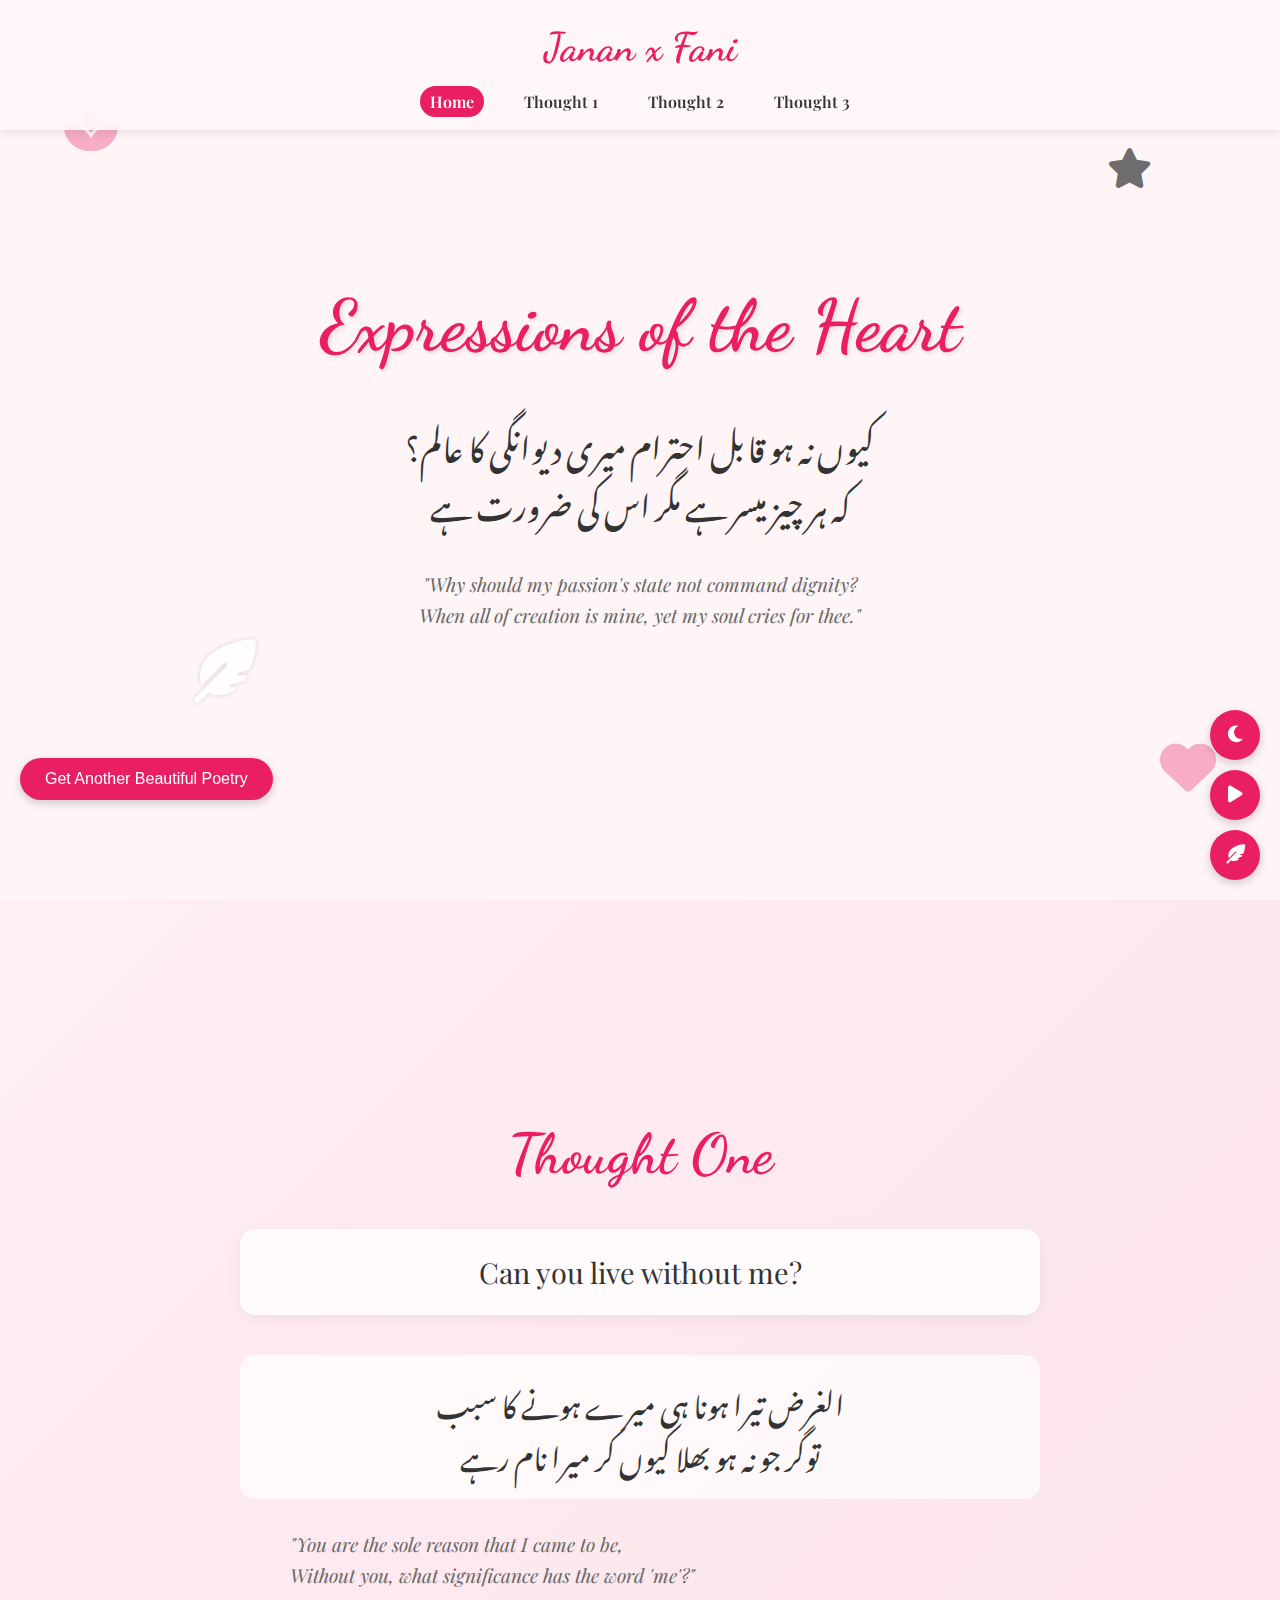
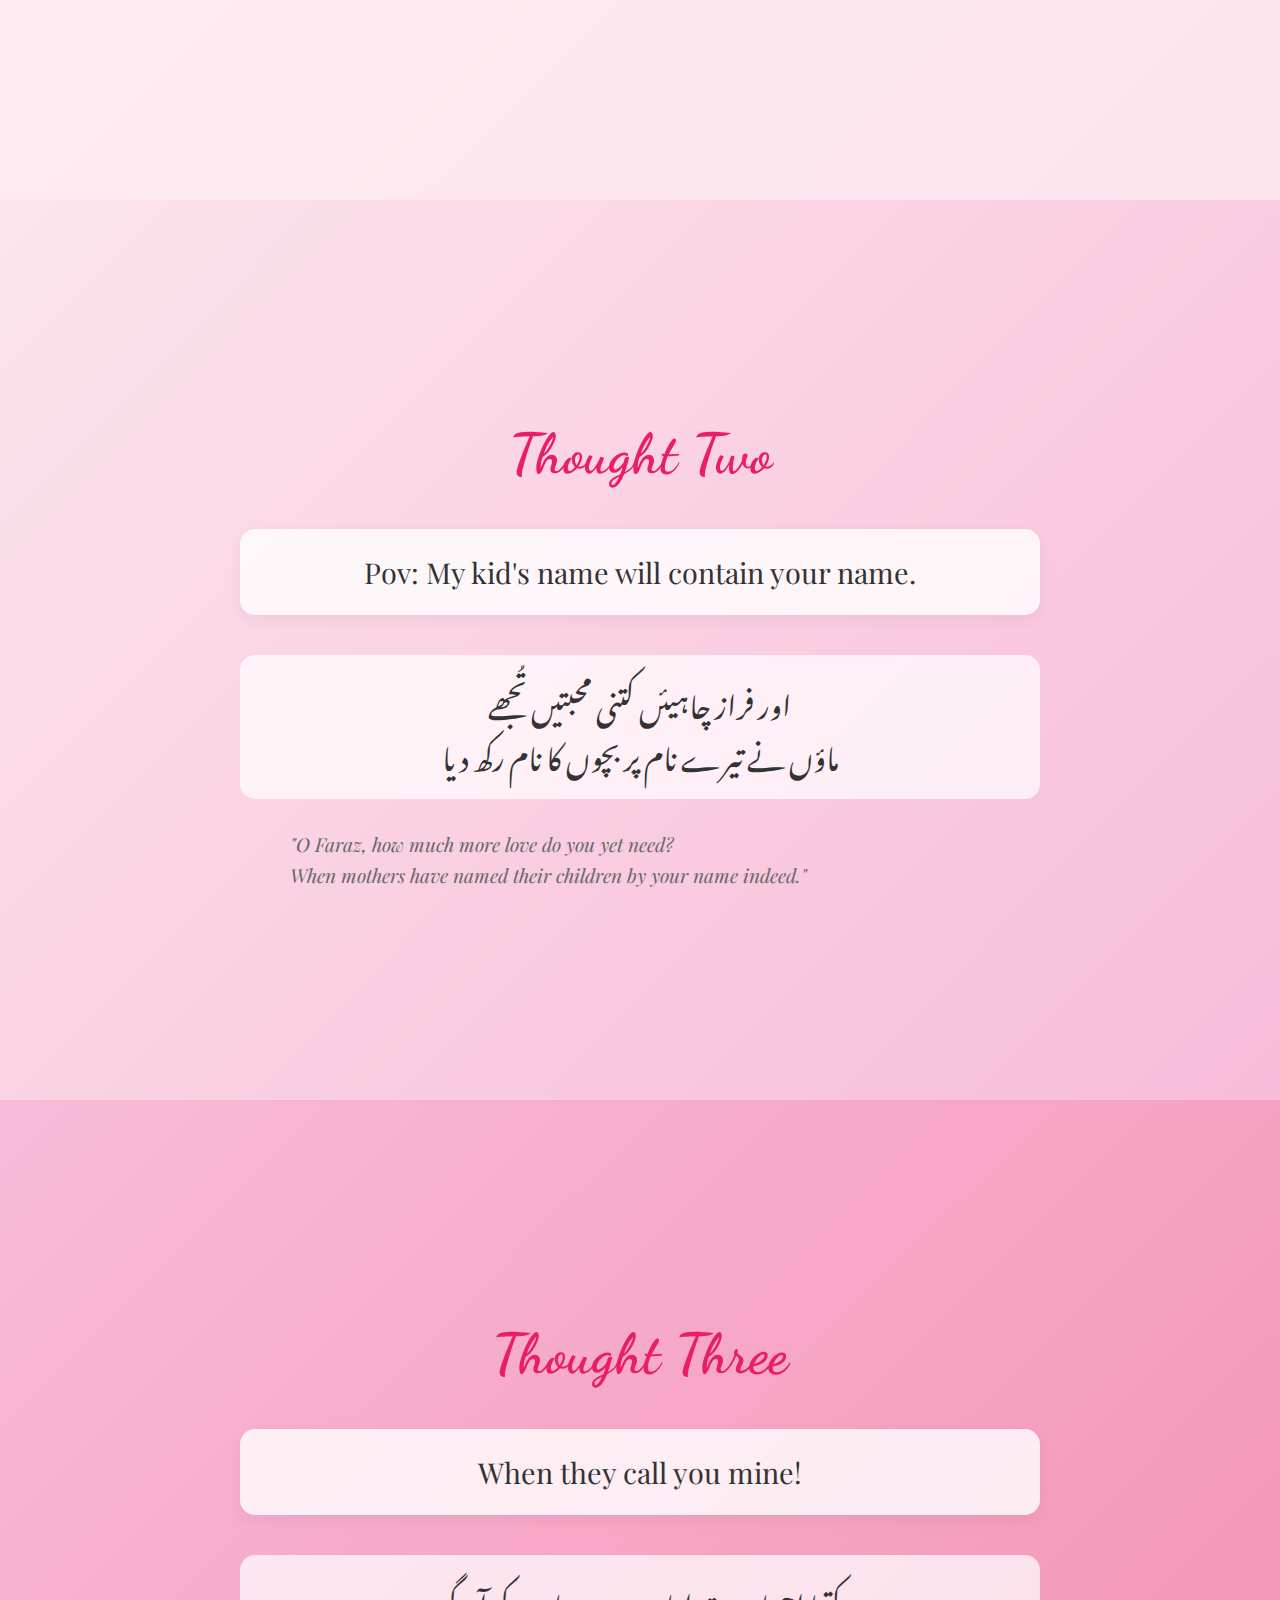
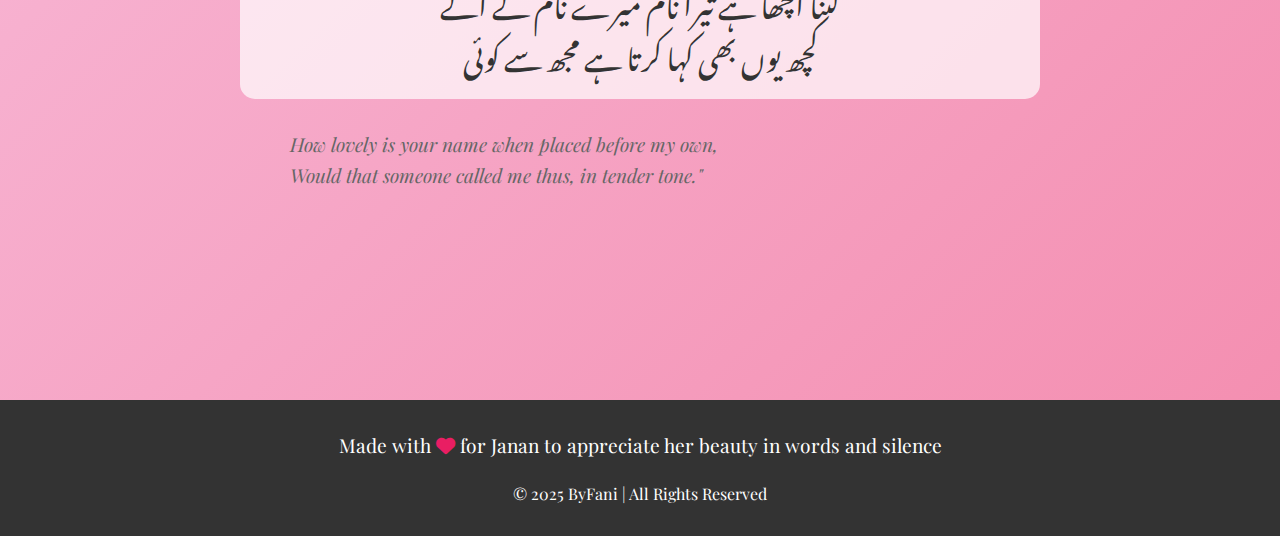
<file: index.html>
<!DOCTYPE html>
<html lang="en">
<head>
    <meta charset="UTF-8">
    <meta name="viewport" content="width=device-width, initial-scale=1.0">
    <title>Blooming Expressions - Complete Floral Experience</title>
    <link rel="stylesheet" href="https://fonts.googleapis.com/css2?family=Dancing+Script:wght@700&family=Playfair+Display:wght@400;700&family=Noto+Nastaliq+Urdu:wght@400;700&display=swap">
    <link rel="stylesheet" href="https://cdnjs.cloudflare.com/ajax/libs/font-awesome/6.4.0/css/all.min.css">
    <!-- <link rel="stylesheet" href="style.css"> -->
    <link rel="stylesheet" href="style.css">
</head>
<body>
    <!-- Header with Navigation -->
    <header>
        <div class="container">
            <h1 class="logo">Janan x Fani</h1>
            <nav>
                <ul>
                    <li><a href="#main" class="active">Home</a></li>
                    <li><a href="#section1">Thought 1</a></li>
                    <li><a href="#section2">Thought 2</a></li>
                    <li><a href="#section3">Thought 3</a></li>
                </ul>
            </nav>
        </div>
    </header>

    <!-- Main Section -->
    <section id="main" class="main-section">
        <div class="container">
            <h1 class="main-heading">Expressions of the Heart</h1>
            <div class="urdu-poetry" id="mainPoetry">
                کیوں نہ ہو قابل احترام میری دیوانگی کا عالم؟<br>
                کہ ہر چیز میسر ہے مگر اس کی ضرورت ہے
            </div>
            <div class="english-translation" id="mainTranslation">
                "Why should my passion's state not command dignity?<br>
When all of creation is mine, yet my soul cries for thee."
            </div>
            <button id="newQuoteBtn">Get Another Beautiful Poetry</button>
        </div>
        
        <!-- Animated Flowers -->
        <div class="flower pink-flower" style="top: 10%; left: 5%; font-size: 3rem;">
            <i class="fas fa-spinner fa-spin"></i>
        </div>
        <div class="flower black-flower" style="top: 15%; right: 10%; font-size: 2.5rem;">
            <i class="fas fa-spinner fa-spin"></i>
        </div>
        <div class="flower white-flower" style="bottom: 20%; left: 15%; font-size: 4rem;">
            <i class="fas fa-spinner fa-spin"></i>
        </div>
        <div class="flower pink-flower" style="bottom: 10%; right: 5%; font-size: 3.5rem;">
            <i class="fas fa-spinner fa-spin"></i>
        </div>
    </section>

    <!-- Section 1 -->
    <section id="section1" class="section-1">
        <div class="container">
            <h2 class="section-heading">Thought One</h2>
            <div class="chat-question">
                Can you live without me?
            </div>
            <div class="section-poetry">
                الغرض تیرا ہونا ہی میرے ہونے کا سبب<br>
توگر جو نہ ہو بھلا کیوں کر میرا نام رہے
            </div>
            <div class="english-translation" style="margin-top: 30px;">
               "You are the sole reason that I came to be,<br>
Without you, what significance has the word 'me'?"
            </div>
        </div>
        
        <!-- Animated Flowers -->
        <div class="flower pink-flower" style="top: 20%; left: 10%; font-size: 3rem;">
            <i class="fas fa-spinner fa-spin"></i>
        </div>
        <div class="flower white-flower" style="top: 10%; right: 15%; font-size: 2.8rem;">
            <i class="fas fa-spinner fa-spin"></i>
        </div>
        <div class="flower black-flower" style="bottom: 15%; left: 20%; font-size: 3.2rem;">
            <i class="fas fa-spinner fa-spin"></i>
        </div>
    </section>

    <!-- Section 2 -->
    <section id="section2" class="section-2">
        <div class="container">
            <h2 class="section-heading">Thought Two</h2>
            <div class="chat-question">
               Pov: My kid's name will contain your name.
            </div>
            <div class="section-poetry">
                اور فراز چاہیئں کتنی محبتیں تُجھے<br>
ماؤں نے تیرے نام پر بچوں کا نام رکھ دیا
            </div>
            <div class="english-translation" style="margin-top: 30px;">
                "O Faraz, how much more love do you yet need?<br>
When mothers have named their children by your name indeed."
            </div>
        </div>
        
        <!-- Animated Flowers -->
        <div class="flower white-flower" style="top: 25%; left: 5%; font-size: 3.5rem;">
            <i class="fas fa-spinner fa-spin"></i>
        </div>
        <div class="flower pink-flower" style="top: 15%; right: 5%; font-size: 2.5rem;">
            <i class="fas fa-spinner fa-spin"></i>
        </div>
        <div class="flower black-flower" style="bottom: 20%; right: 10%; font-size: 3rem;">
            <i class="fas fa-spinner fa-spin"></i>
        </div>
    </section>

    <!-- Section 3 -->
    <section id="section3" class="section-3">
        <div class="container">
            <h2 class="section-heading">Thought Three</h2>
            <div class="chat-question">
                When they call you mine!
            </div>
            <div class="section-poetry">
                کتنا اچھا ہے تیرا نام میرے نام کے آگے<br>
کچھ یوں بھی کہا کرتا ہے مجھ سے کوئی
            </div>
            <div class="english-translation" style="margin-top: 30px;">
                How lovely is your name when placed before my own,<br>
Would that someone called me thus, in tender tone."
            </div>
        </div>
        
        <!-- Animated Flowers -->
        <div class="flower black-flower" style="top: 10%; left: 15%; font-size: 3rem;">
            <i class="fas fa-spinner fa-spin"></i>
        </div>
        <div class="flower white-flower" style="top: 20%; right: 15%; font-size: 4rem;">
            <i class="fas fa-spinner fa-spin"></i>
        </div>
        <div class="flower pink-flower" style="bottom: 15%; left: 10%; font-size: 3.2rem;">
            <i class="fas fa-spinner fa-spin"></i>
        </div>
        <div class="flower pink-flower" style="bottom: 10%; right: 20%; font-size: 2.8rem;">
            <i class="fas fa-spinner fa-spin"></i>
        </div>
    </section>

    <!-- Footer -->
    <footer>
        <div class="container">
            <p class="footer-text">Made with <span class="heart"><i class="fas fa-heart"></i></span> for Janan to appreciate her beauty in words and silence</p>
            <p>© 2025 ByFani | All Rights Reserved</p>
        </div>
    </footer>

    <!-- Control Buttons -->
    <div class="control-buttons">
        <button id="themeToggle" class="control-btn" title="Toggle Dark Mode">
            <i class="fas fa-moon"></i>
        </button>
        <button id="musicToggle" class="control-btn" title="Toggle Music">
            <i class="fas fa-play"></i>
        </button>
        <button id="petalsToggle" class="control-btn" title="Toggle Petals">
            <i class="fas fa-feather-alt"></i>
        </button>
    </div>

    <!-- Petals Container -->
    <div id="petals"></div>

    <!-- Background Music (Hidden Audio) -->
    <audio id="bgMusic" loop>
        <source src="Meri Zindagi Hai Tu.mp4" type="audio/mpeg">
    </audio>
    <script src="script.js"></script>
</body>
</html>
</file>
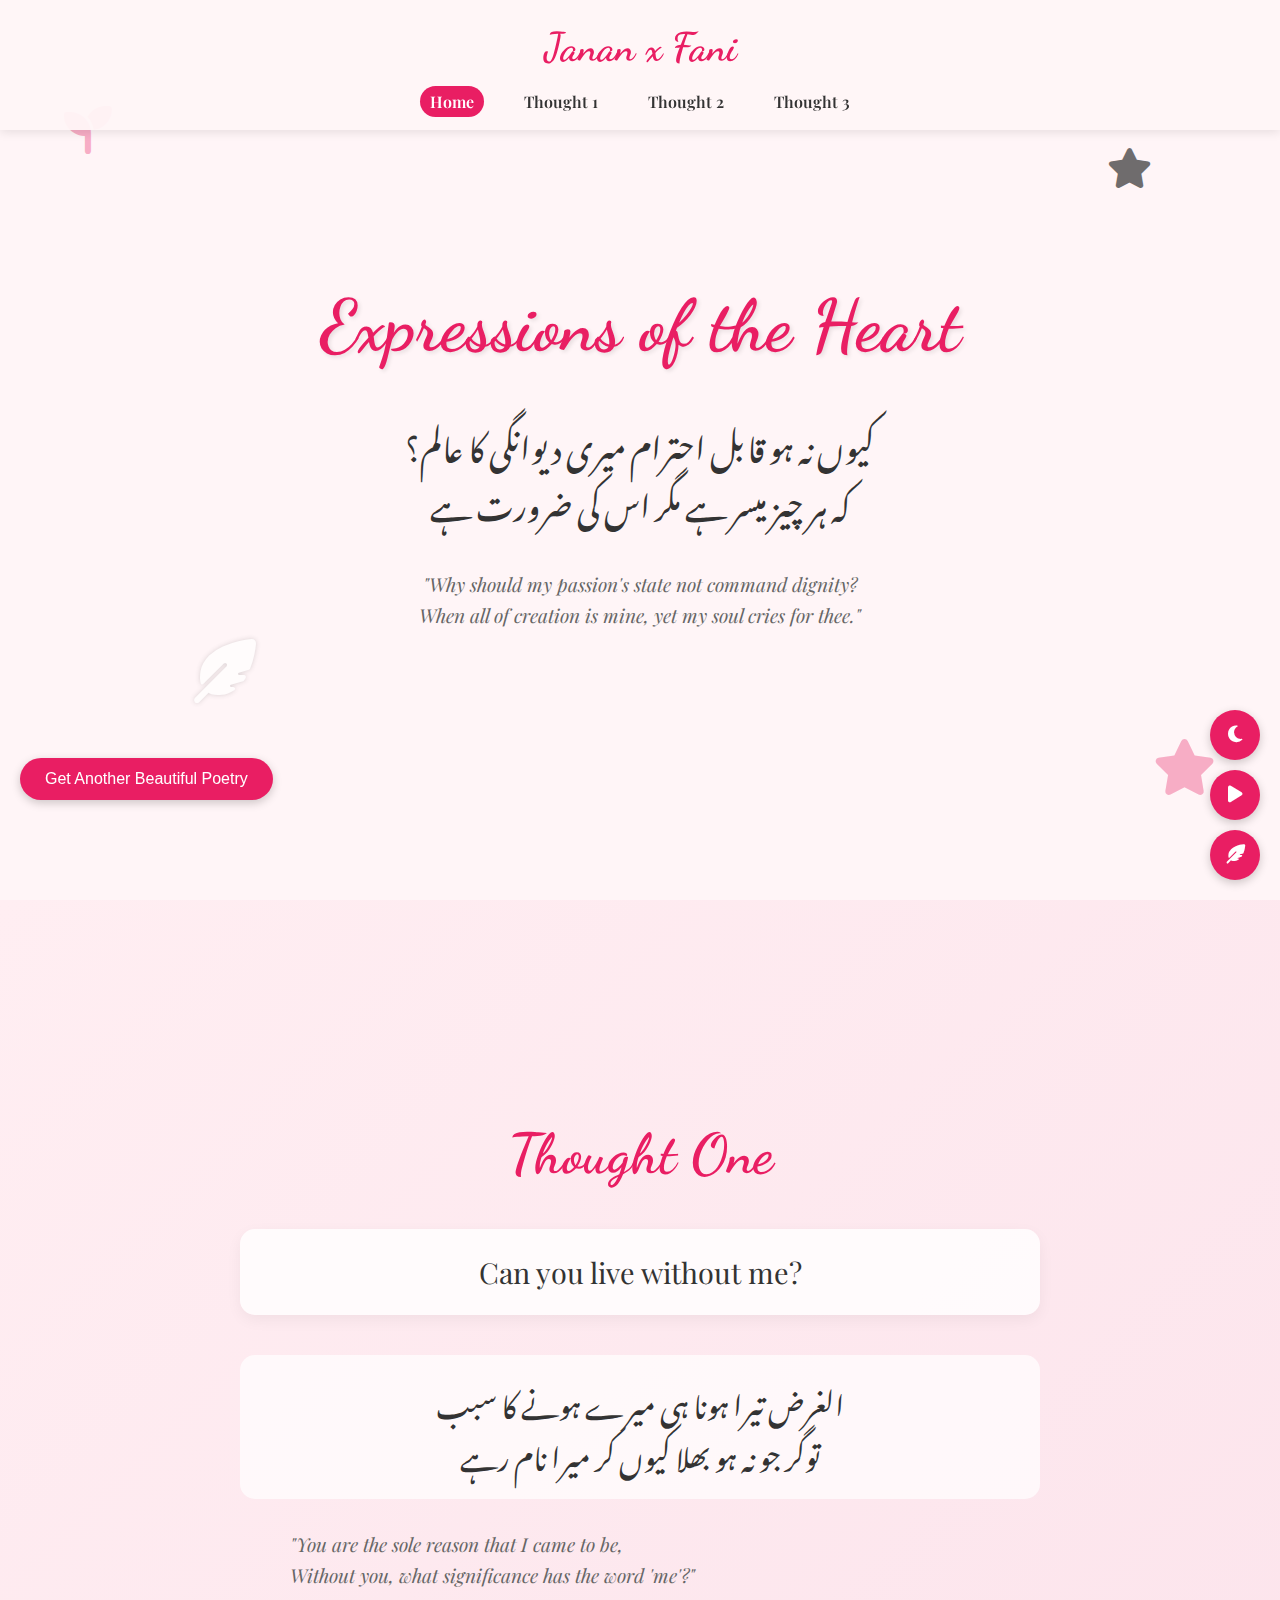
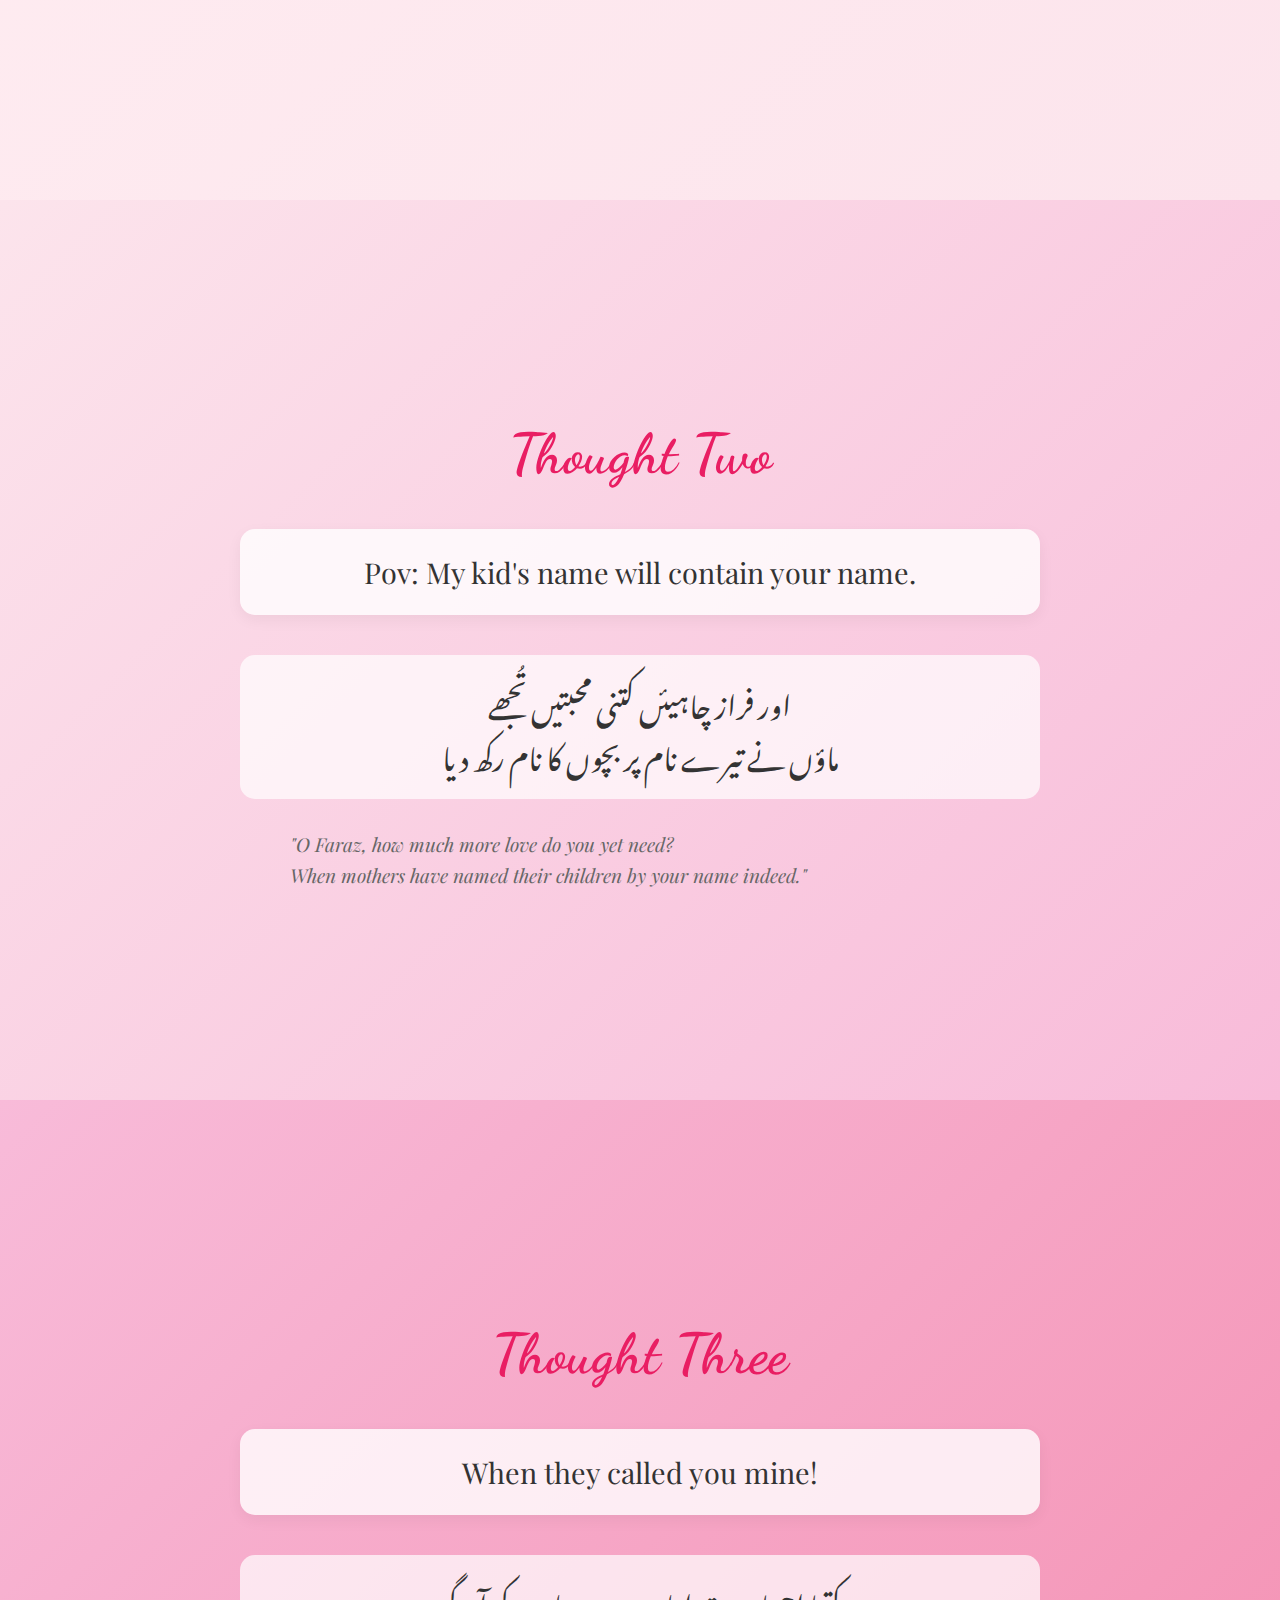
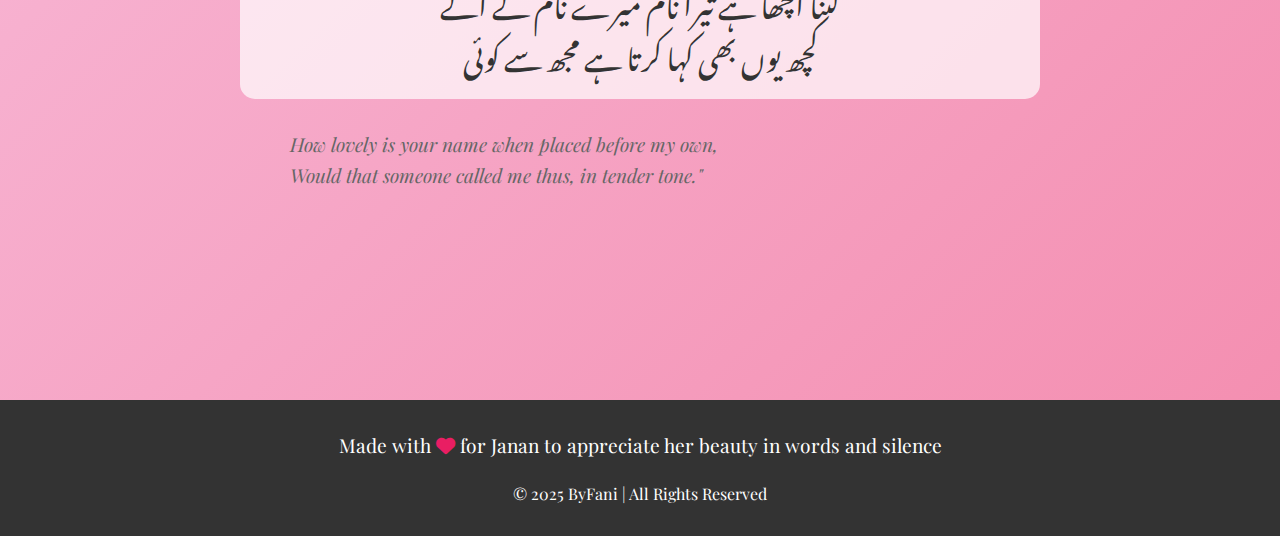
<file: main.html>
<!DOCTYPE html>
<html lang="en">
<head>
    <meta charset="UTF-8">
    <meta name="viewport" content="width=device-width, initial-scale=1.0">
    <title>Blooming Expressions - Complete Floral Experience</title>
    <link rel="stylesheet" href="https://fonts.googleapis.com/css2?family=Dancing+Script:wght@700&family=Playfair+Display:wght@400;700&family=Noto+Nastaliq+Urdu:wght@400;700&display=swap">
    <link rel="stylesheet" href="https://cdnjs.cloudflare.com/ajax/libs/font-awesome/6.4.0/css/all.min.css">
    <!-- <link rel="stylesheet" href="style.css"> -->
    <link rel="stylesheet" href="style.css">
</head>
<body>
    <!-- Header with Navigation -->
    <header>
        <div class="container">
            <h1 class="logo">Janan x Fani</h1>
            <nav>
                <ul>
                    <li><a href="#main" class="active">Home</a></li>
                    <li><a href="#section1">Thought 1</a></li>
                    <li><a href="#section2">Thought 2</a></li>
                    <li><a href="#section3">Thought 3</a></li>
                </ul>
            </nav>
        </div>
    </header>

    <!-- Main Section -->
    <section id="main" class="main-section">
        <div class="container">
            <h1 class="main-heading">Expressions of the Heart</h1>
            <div class="urdu-poetry" id="mainPoetry">
                کیوں نہ ہو قابل احترام میری دیوانگی کا عالم؟<br>
                کہ ہر چیز میسر ہے مگر اس کی ضرورت ہے
            </div>
            <div class="english-translation" id="mainTranslation">
                "Why should my passion's state not command dignity?<br>
When all of creation is mine, yet my soul cries for thee."
            </div>
            <button id="newQuoteBtn">Get Another Beautiful Poetry</button>
        </div>
        
        <!-- Animated Flowers -->
        <div class="flower pink-flower" style="top: 10%; left: 5%; font-size: 3rem;">
            <i class="fas fa-spinner fa-spin"></i>
        </div>
        <div class="flower black-flower" style="top: 15%; right: 10%; font-size: 2.5rem;">
            <i class="fas fa-spinner fa-spin"></i>
        </div>
        <div class="flower white-flower" style="bottom: 20%; left: 15%; font-size: 4rem;">
            <i class="fas fa-spinner fa-spin"></i>
        </div>
        <div class="flower pink-flower" style="bottom: 10%; right: 5%; font-size: 3.5rem;">
            <i class="fas fa-spinner fa-spin"></i>
        </div>
    </section>

    <!-- Section 1 -->
    <section id="section1" class="section-1">
        <div class="container">
            <h2 class="section-heading">Thought One</h2>
            <div class="chat-question">
                Can you live without me?
            </div>
            <div class="section-poetry">
                الغرض تیرا ہونا ہی میرے ہونے کا سبب<br>
توگر جو نہ ہو بھلا کیوں کر میرا نام رہے
            </div>
            <div class="english-translation" style="margin-top: 30px;">
               "You are the sole reason that I came to be,<br>
Without you, what significance has the word 'me'?"
            </div>
        </div>
        
        <!-- Animated Flowers -->
        <div class="flower pink-flower" style="top: 20%; left: 10%; font-size: 3rem;">
            <i class="fas fa-spinner fa-spin"></i>
        </div>
        <div class="flower white-flower" style="top: 10%; right: 15%; font-size: 2.8rem;">
            <i class="fas fa-spinner fa-spin"></i>
        </div>
        <div class="flower black-flower" style="bottom: 15%; left: 20%; font-size: 3.2rem;">
            <i class="fas fa-spinner fa-spin"></i>
        </div>
    </section>

    <!-- Section 2 -->
    <section id="section2" class="section-2">
        <div class="container">
            <h2 class="section-heading">Thought Two</h2>
            <div class="chat-question">
               Pov: My kid's name will contain your name.
            </div>
            <div class="section-poetry">
                اور فراز چاہیئں کتنی محبتیں تُجھے<br>
ماؤں نے تیرے نام پر بچوں کا نام رکھ دیا
            </div>
            <div class="english-translation" style="margin-top: 30px;">
                "O Faraz, how much more love do you yet need?<br>
When mothers have named their children by your name indeed."
            </div>
        </div>
        
        <!-- Animated Flowers -->
        <div class="flower white-flower" style="top: 25%; left: 5%; font-size: 3.5rem;">
            <i class="fas fa-spinner fa-spin"></i>
        </div>
        <div class="flower pink-flower" style="top: 15%; right: 5%; font-size: 2.5rem;">
            <i class="fas fa-spinner fa-spin"></i>
        </div>
        <div class="flower black-flower" style="bottom: 20%; right: 10%; font-size: 3rem;">
            <i class="fas fa-spinner fa-spin"></i>
        </div>
    </section>

    <!-- Section 3 -->
    <section id="section3" class="section-3">
        <div class="container">
            <h2 class="section-heading">Thought Three</h2>
            <div class="chat-question">
                When they called you mine!
            </div>
            <div class="section-poetry">
                کتنا اچھا ہے تیرا نام میرے نام کے آگے<br>
کچھ یوں بھی کہا کرتا ہے مجھ سے کوئی
            </div>
            <div class="english-translation" style="margin-top: 30px;">
                How lovely is your name when placed before my own,<br>
Would that someone called me thus, in tender tone."
            </div>
        </div>
        
        <!-- Animated Flowers -->
        <div class="flower black-flower" style="top: 10%; left: 15%; font-size: 3rem;">
            <i class="fas fa-spinner fa-spin"></i>
        </div>
        <div class="flower white-flower" style="top: 20%; right: 15%; font-size: 4rem;">
            <i class="fas fa-spinner fa-spin"></i>
        </div>
        <div class="flower pink-flower" style="bottom: 15%; left: 10%; font-size: 3.2rem;">
            <i class="fas fa-spinner fa-spin"></i>
        </div>
        <div class="flower pink-flower" style="bottom: 10%; right: 20%; font-size: 2.8rem;">
            <i class="fas fa-spinner fa-spin"></i>
        </div>
    </section>

    <!-- Footer -->
    <footer>
        <div class="container">
            <p class="footer-text">Made with <span class="heart"><i class="fas fa-heart"></i></span> for Janan to appreciate her beauty in words and silence</p>
            <p>© 2025 ByFani | All Rights Reserved</p>
        </div>
    </footer>

    <!-- Control Buttons -->
    <div class="control-buttons">
        <button id="themeToggle" class="control-btn" title="Toggle Dark Mode">
            <i class="fas fa-moon"></i>
        </button>
        <button id="musicToggle" class="control-btn" title="Toggle Music">
            <i class="fas fa-play"></i>
        </button>
        <button id="petalsToggle" class="control-btn" title="Toggle Petals">
            <i class="fas fa-feather-alt"></i>
        </button>
    </div>

    <!-- Petals Container -->
    <div id="petals"></div>

    <!-- Background Music (Hidden Audio) -->
    <audio id="bgMusic" loop>
        <source src="Meri Zindagi Hai Tu.mp4" type="audio/mpeg">
    </audio>
    <script src="script.js"></script>
</body>
</html>
</file>
<file: style.css>
/* style.css */
* {
    margin: 0;
    padding: 0;
    box-sizing: border-box;
}

html {
    scroll-behavior: smooth;
}

body {
    font-family: 'Playfair Display', serif;
    background-color: #fff5f7;
    color: #333;
    overflow-x: hidden;
    line-height: 1.6;
    transition: all 0.5s ease;
}

body.dark-mode {
    background-color: #1a1a1a;
    color: #f0f0f0;
}

.container {
    width: 90%;
    max-width: 1200px;
    margin: 0 auto;
    padding: 0 20px;
}

/* Header & Navigation - Desktop */
header {
    position: fixed;
    top: 0;
    width: 100%;
    background-color: rgba(255, 245, 247, 0.95);
    z-index: 1000;
    padding: 15px 0;
    box-shadow: 0 2px 10px rgba(0, 0, 0, 0.1);
    transition: all 0.5s ease;
}

body.dark-mode header {
    background-color: rgba(30, 30, 30, 0.95);
}

.logo {
    font-family: 'Dancing Script', cursive;
    font-size: 2.5rem;
    color: #e91e63;
    text-align: center;
    margin-bottom: 10px;
}

nav ul {
    display: flex;
    justify-content: center;
    list-style: none;
    gap: 30px;
}

nav a {
    text-decoration: none;
    color: #333;
    font-weight: 600;
    padding: 5px 10px;
    border-radius: 20px;
    transition: all 0.3s ease;
}

body.dark-mode nav a {
    color: #f0f0f0;
}

nav a:hover,
nav a.active {
    background-color: #e91e63;
    color: white;
}

/* Section Styles */
section {
    min-height: 100vh;
    display: flex;
    flex-direction: column;
    justify-content: center;
    align-items: center;
    padding: 100px 0;
    position: relative;
    overflow: hidden;
}

/* Main Section */
.main-section {
    /* background: linear-gradient(135deg, #fff5f7 0%, #ffeef2 100%); */
    text-align: center;
}

body.dark-mode .main-section {
    background: linear-gradient(135deg, #2a1a2a 0%, #1a1a2a 100%);
}

.main-heading {
    font-family: 'Dancing Script', cursive;
    font-size: 4.5rem;
    color: #e91e63;
    margin-bottom: 30px;
    text-shadow: 2px 2px 4px rgba(0, 0, 0, 0.1);
}

.urdu-poetry {
    font-family: 'Noto Nastaliq Urdu', serif;
    font-size: 2rem;
    color: #333;
    max-width: 800px;
    margin: 0 auto 40px;
    line-height: 1.8;
    transition: transform 0.3s ease;
}

body.dark-mode .urdu-poetry {
    color: #f0f0f0;
}

.english-translation {
    font-style: italic;
    color: #666;
    font-size: 1.2rem;
    margin-top: 20px;
    max-width: 700px;
    margin-left: auto;
    margin-right: auto;
}

body.dark-mode .english-translation {
    color: #aaa;
}

/* Other Sections */
.section-heading {
    font-family: 'Dancing Script', cursive;
    font-size: 3.5rem;
    color: #e91e63;
    margin-bottom: 30px;
    text-align: center;
}

.chat-question {
    font-size: 1.8rem;
    color: #333;
    max-width: 800px;
    margin: 0 auto 40px;
    text-align: center;
    padding: 20px;
    background-color: rgba(255, 255, 255, 0.8);
    border-radius: 15px;
    box-shadow: 0 5px 15px rgba(0, 0, 0, 0.05);
    transition: transform 0.3s ease;
}

body.dark-mode .chat-question {
    color: #f0f0f0;
    background-color: rgba(40, 40, 40, 0.8);
}

.section-poetry {
    font-family: 'Noto Nastaliq Urdu', serif;
    font-size: 1.8rem;
    color: #333;
    max-width: 800px;
    margin: 0 auto;
    line-height: 1.8;
    text-align: center;
    padding: 20px;
    background-color: rgba(255, 255, 255, 0.7);
    border-radius: 15px;
    transition: transform 0.3s ease;
}

body.dark-mode .section-poetry {
    color: #f0f0f0;
    background-color: rgba(40, 40, 40, 0.7);
}

/* Section Colors */
.section-1 {
    background: linear-gradient(135deg, #ffeef2 0%, #fce4ec 100%);
}

body.dark-mode .section-1 {
    background: linear-gradient(135deg, #2a1a2a 0%, #2a1a25 100%);
}

.section-2 {
    background: linear-gradient(135deg, #fce4ec 0%, #f8bbd9 100%);
}

body.dark-mode .section-2 {
    background: linear-gradient(135deg, #2a1a25 0%, #2a1a20 100%);
}

.section-3 {
    background: linear-gradient(135deg, #f8bbd9 0%, #f48fb1 100%);
}

body.dark-mode .section-3 {
    background: linear-gradient(135deg, #2a1a20 0%, #2a1a1a 100%);
}

/* Flower Animations */
.flower {
    position: absolute;
    z-index: -1;
    opacity: 0.7;
}

.pink-flower {
    color: #f48fb1;
}

.black-flower {
    color: #333;
}

body.dark-mode .black-flower {
    color: #f0f0f0;
}

.white-flower {
    color: white;
    text-shadow: 0 0 5px rgba(0, 0, 0, 0.2);
}

/* Petal Falling Animation */
.petal {
    position: absolute;
    width: 20px;
    height: 20px;
    background: pink;
    border-radius: 0 20px 0 20px;
    opacity: 0.7;
    z-index: -1;
    pointer-events: none;
}

/* Footer */
footer {
    background-color: #333;
    color: white;
    text-align: center;
    padding: 30px 0;
    transition: all 0.5s ease;
}

body.dark-mode footer {
    background-color: #111;
}

.footer-text {
    font-size: 1.2rem;
    margin-bottom: 20px;
}

.heart {
    color: #e91e63;
    animation: heartbeat 1.5s infinite;
}

/* Control Buttons */
.control-buttons {
    position: fixed;
    bottom: 20px;
    right: 20px;
    z-index: 1000;
    display: flex;
    flex-direction: column;
    gap: 10px;
}

.control-btn {
    background: #e91e63;
    color: white;
    border: none;
    width: 50px;
    height: 50px;
    border-radius: 50%;
    font-size: 1.2rem;
    cursor: pointer;
    box-shadow: 0 3px 10px rgba(0, 0, 0, 0.2);
    transition: all 0.3s ease;
    display: flex;
    align-items: center;
    justify-content: center;
}

.control-btn:hover {
    transform: scale(1.1);
}

#newQuoteBtn {
    position: fixed;
    bottom: 100px;
    left: 20px;
    background: #e91e63;
    color: white;
    border: none;
    padding: 12px 25px;
    border-radius: 25px;
    font-size: 1rem;
    cursor: pointer;
    box-shadow: 0 3px 10px rgba(0, 0, 0, 0.2);
    z-index: 1000;
    transition: all 0.3s ease;
}

#newQuoteBtn:hover {
    transform: translateY(-3px);
    box-shadow: 0 5px 15px rgba(233, 30, 99, 0.4);
}

/* Animations */
@keyframes rotate {
    from {
        transform: rotate(0deg);
    }

    to {
        transform: rotate(360deg);
    }
}

@keyframes float {

    0%,
    100% {
        transform: translateY(0);
    }

    50% {
        transform: translateY(-20px);
    }
}

@keyframes heartbeat {

    0%,
    100% {
        transform: scale(1);
    }

    50% {
        transform: scale(1.1);
    }
}

@keyframes fadeIn {
    from {
        opacity: 0;
        transform: translateY(20px);
    }

    to {
        opacity: 1;
        transform: translateY(0);
    }
}

/* ============================================= */
/* RESPONSIVE DESIGN FOR MOBILE DEVICES */
/* ============================================= */

/* Tablet Devices (768px and below) */
@media (max-width: 768px) {
    .main-section {
        padding-top: 160px;
    }
    .section-1 {
        margin-top: 120px;
    }
    .section-2 {
        margin-top: 120px;
    }
    .section-3 {
        margin-top: 120px;
    }

    .container {
        width: 95%;
        padding: 0 15px;
    }

    .main-heading {
        font-size: 3.5rem;
        margin-bottom: 20px;
    }

    .urdu-poetry {
        font-size: 1.8rem;
        margin-bottom: 30px;
        padding: 0 10px;
    }

    .section-heading {
        font-size: 2.8rem;
    }

    .chat-question {
        font-size: 1.5rem;
        padding: 15px;
        margin-bottom: 30px;
    }

    .section-poetry {
        font-size: 1.5rem;
        padding: 15px;
    }

    .english-translation {
        font-size: 1.1rem;
        padding: 0 10px;
    }

    /* Reduce flower sizes on mobile */
    .flower {
        font-size: 2rem !important;
        opacity: 0.5;
    }

    /* Adjust control buttons for mobile */
    .control-buttons {
        bottom: 15px;
        right: 15px;
    }

    .control-btn {
        width: 45px;
        height: 45px;
        font-size: 1rem;
    }

    #newQuoteBtn {
        bottom: 85px;
        left: 15px;
        padding: 10px 20px;
        font-size: 0.9rem;
    }
}

/* Mobile Devices (480px and below) */
@media (max-width: 480px) {
    .logo {
        font-size: 2rem;
    }

    nav ul {
        gap: 10px;
        flex-wrap: wrap;
    }

    nav a {
        font-size: 0.9rem;
        padding: 4px 8px;
    }

    section {
        padding: 80px 0;
        min-height: auto;
    }

    .main-heading {
        font-size: 2.8rem;
        margin-bottom: 15px;
    }

    .urdu-poetry {
        font-size: 1.4rem;
        margin-bottom: 25px;
        line-height: 1.6;
    }

    .section-heading {
        font-size: 2.2rem;
        margin-bottom: 20px;
    }

    .chat-question {
        font-size: 1.2rem;
        padding: 12px;
        margin-bottom: 25px;
    }

    .section-poetry {
        font-size: 1.2rem;
        padding: 12px;
        line-height: 1.6;
    }

    .english-translation {
        font-size: 1rem;
    }

    /* Hide some flowers on very small screens */
    .flower:nth-child(3),
    .flower:nth-child(4) {
        display: none;
    }

    .flower {
        font-size: 1.8rem !important;
        opacity: 0.4;
    }

    /* Make petals smaller on mobile */
    .petal {
        width: 15px;
        height: 15px;
    }

    .footer-text {
        font-size: 1rem;
        margin-bottom: 15px;
    }

    /* Adjust control buttons for very small screens */
    .control-buttons {
        bottom: 10px;
        right: 10px;
        gap: 8px;
    }

    .control-btn {
        width: 40px;
        height: 40px;
        font-size: 0.9rem;
    }

    #newQuoteBtn {
        bottom: 70px;
        left: 10px;
        padding: 8px 16px;
        font-size: 0.8rem;
    }
}

/* Small Mobile Devices (360px and below) */
@media (max-width: 360px) {
    .logo {
        font-size: 1.8rem;
    }

    nav ul {
        gap: 8px;
    }

    nav a {
        font-size: 0.8rem;
        padding: 3px 6px;
    }

    .main-heading {
        font-size: 2.2rem;
    }

    .urdu-poetry {
        font-size: 1.2rem;
    }

    .section-heading {
        font-size: 1.8rem;
    }

    .chat-question {
        font-size: 1rem;
        padding: 10px;
    }

    .section-poetry {
        font-size: 1rem;
        padding: 10px;
    }

    .english-translation {
        font-size: 0.9rem;
    }

    /* Further reduce flower sizes */
    .flower {
        font-size: 1.5rem !important;
    }

    .control-btn {
        width: 35px;
        height: 35px;
        font-size: 0.8rem;
    }

    #newQuoteBtn {
        bottom: 60px;
        padding: 7px 14px;
        font-size: 0.75rem;
    }
}

/* Landscape Orientation for Mobile */
@media (max-height: 500px) and (orientation: landscape) {
    section {
        padding: 60px 0;
        min-height: 100vh;
    }

    .main-heading {
        font-size: 2.5rem;
        margin-bottom: 15px;
    }

    .urdu-poetry {
        font-size: 1.2rem;
        margin-bottom: 15px;
    }

    .section-heading {
        font-size: 2rem;
    }

    .chat-question {
        font-size: 1.1rem;
        margin-bottom: 20px;
        padding: 10px;
    }

    .section-poetry {
        font-size: 1.1rem;
        padding: 10px;
    }

    .english-translation {
        font-size: 0.9rem;
        margin-top: 10px;
    }
}

/* Prevent text from being too wide on large screens */
@media (min-width: 1400px) {
    .container {
        max-width: 1300px;
    }

    .main-heading {
        font-size: 5rem;
    }

    .urdu-poetry {
        font-size: 2.2rem;
        max-width: 900px;
    }

    .section-heading {
        font-size: 4rem;
    }

    .chat-question,
    .section-poetry {
        max-width: 900px;
    }
}
</file>
